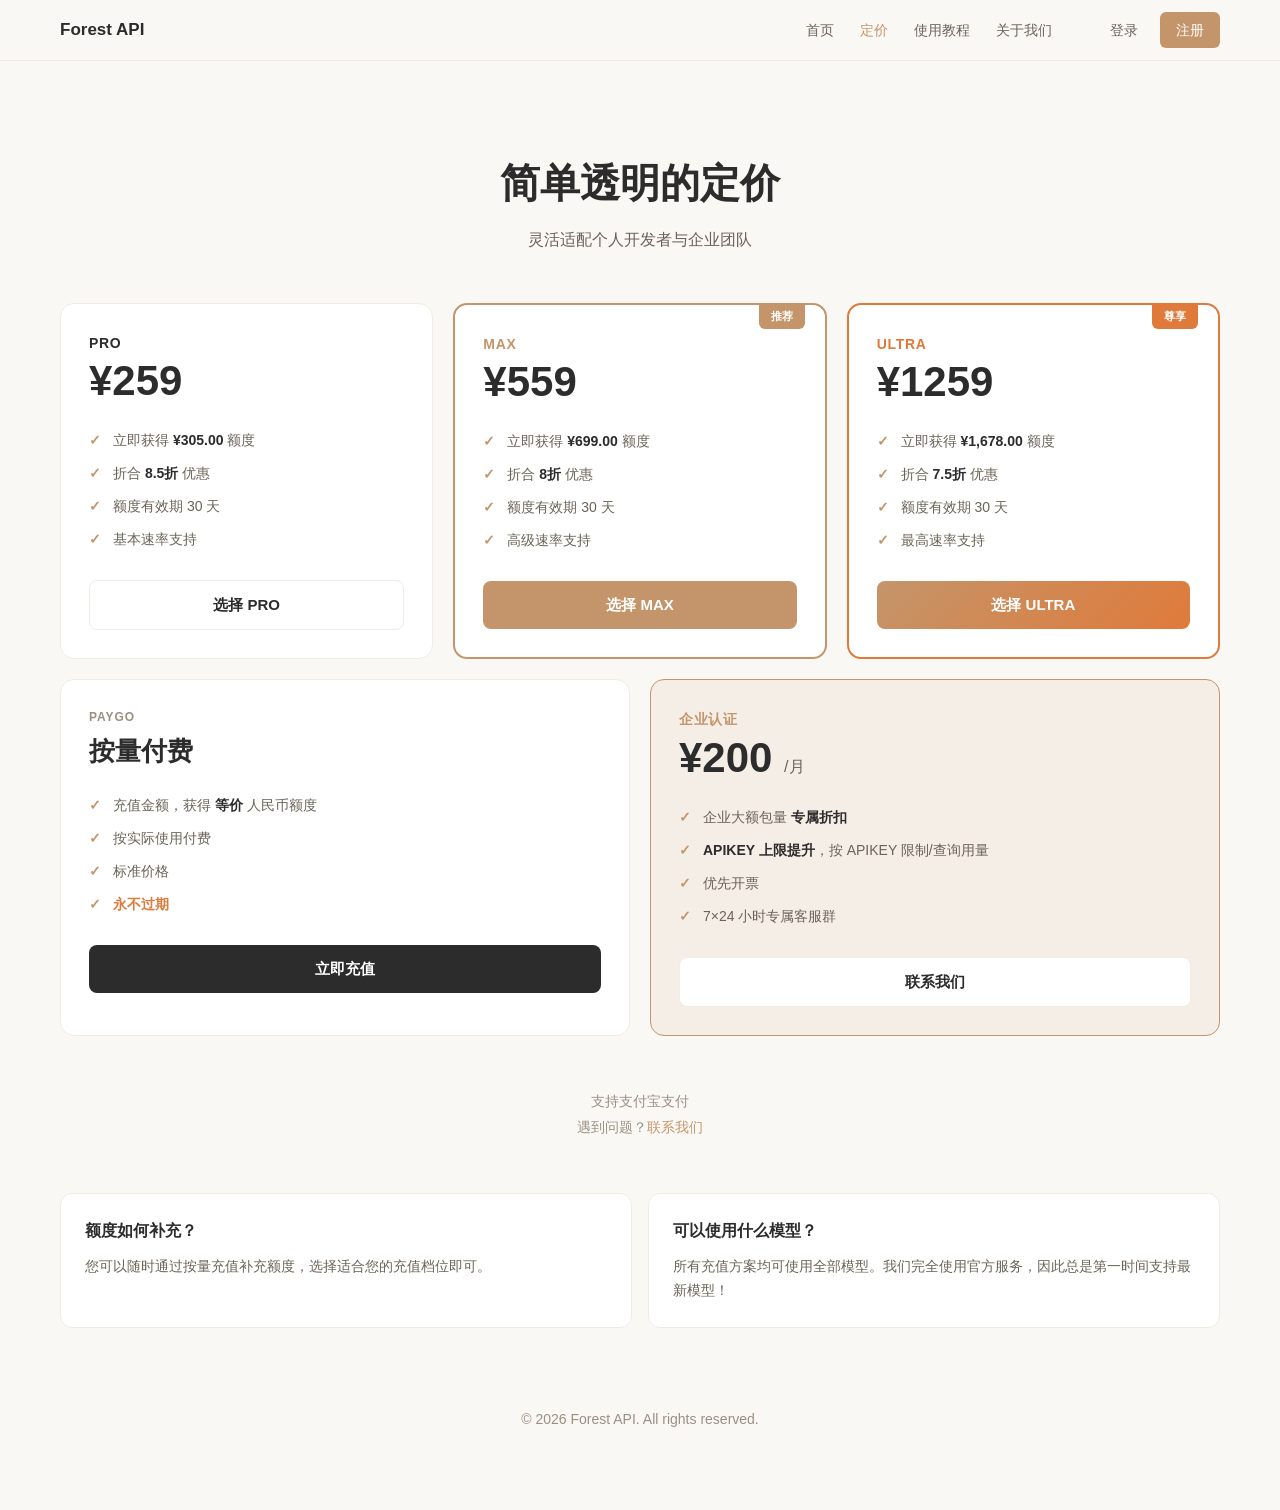
<file: custom-homepage/pricing.html>
<!DOCTYPE html>
<html lang="zh">
<head>
    <meta charset="UTF-8">
    <meta name="viewport" content="width=device-width, initial-scale=1.0">
    <title>定价 - Forest API</title>
    <meta name="description" content="Forest API 定价方案 - 按量付费，灵活适配个人开发者与企业团队">
    <link rel="stylesheet" href="style.css?v=2">
</head>
<body>
    <nav class="navbar">
        <div class="navbar-inner">
            <a href="/" class="navbar-brand">Forest API</a>
            <div class="navbar-links">
                <a href="/">首页</a>
                <a href="/pricing" class="active">定价</a>
                <a href="/docs">使用教程</a>
                <a href="/about">关于我们</a>
            </div>
            <div class="navbar-actions">
                <a href="/login" class="btn-nav-login">登录</a>
                <a href="/register" class="btn-nav-register">注册</a>
            </div>
        </div>
    </nav>

    <div class="container">
        <!-- Header -->
        <section class="pricing-header">
            <h1 class="pricing-title">简单透明的定价</h1>
            <p class="pricing-subtitle">灵活适配个人开发者与企业团队</p>
        </section>

        <!-- 按量充值 -->
        <div id="recharge">
        <section class="pricing-grid">
            <div class="pricing-card">
                <div class="plan-name">PRO</div>
                <div class="plan-price">¥259</div>
                <ul class="plan-features">
                    <li>立即获得 <strong>¥305.00</strong> 额度</li>
                    <li>折合 <strong>8.5折</strong> 优惠</li>
                    <li>额度有效期 30 天</li>
                    <li>基本速率支持</li>
                </ul>
                <a href="/register" class="plan-btn plan-btn-outline">选择 PRO</a>
            </div>

            <div class="pricing-card recommended">
                <span class="plan-badge">推荐</span>
                <div class="plan-name accent">MAX</div>
                <div class="plan-price">¥559</div>
                <ul class="plan-features">
                    <li>立即获得 <strong>¥699.00</strong> 额度</li>
                    <li>折合 <strong>8折</strong> 优惠</li>
                    <li>额度有效期 30 天</li>
                    <li>高级速率支持</li>
                </ul>
                <a href="/register" class="plan-btn plan-btn-filled">选择 MAX</a>
            </div>

            <div class="pricing-card featured">
                <span class="plan-badge plan-badge-dark">尊享</span>
                <div class="plan-name accent-dark">ULTRA</div>
                <div class="plan-price">¥1259</div>
                <ul class="plan-features">
                    <li>立即获得 <strong>¥1,678.00</strong> 额度</li>
                    <li>折合 <strong>7.5折</strong> 优惠</li>
                    <li>额度有效期 30 天</li>
                    <li>最高速率支持</li>
                </ul>
                <a href="/register" class="plan-btn plan-btn-gradient">选择 ULTRA</a>
            </div>
        </section>

        <!-- Pricing Cards Row 2: PayGo + Enterprise -->
        <section class="pricing-grid pricing-grid-2">
            <div class="pricing-card">
                <div class="plan-label">PAYGO</div>
                <div class="plan-name-lg">按量付费</div>
                <ul class="plan-features">
                    <li>充值金额，获得 <strong>等价</strong> 人民币额度</li>
                    <li>按实际使用付费</li>
                    <li>标准价格</li>
                    <li class="highlight">永不过期</li>
                </ul>
                <a href="/register" class="plan-btn plan-btn-dark">立即充值</a>
            </div>

            <div class="pricing-card enterprise">
                <div class="plan-name accent">企业认证</div>
                <div class="plan-price">¥200 <span class="plan-period">/月</span></div>
                <ul class="plan-features">
                    <li>企业大额包量 <strong>专属折扣</strong></li>
                    <li><strong>APIKEY 上限提升</strong>，按 APIKEY 限制/查询用量</li>
                    <li>优先开票</li>
                    <li>7×24 小时专属客服群</li>
                </ul>
                <a href="#" class="plan-btn plan-btn-outline">联系我们</a>
            </div>
        </section>

        <!-- Payment note -->
        <section class="pricing-note">
            <p>支持支付宝支付</p>
            <p>遇到问题？<a href="#">联系我们</a></p>
        </section>
        </div><!-- end #recharge -->

        <!-- FAQ -->
        <section class="faq-grid">
            <div class="faq-card">
                <h3 class="faq-question">额度如何补充？</h3>
                <p class="faq-answer">您可以随时通过按量充值补充额度，选择适合您的充值档位即可。</p>
            </div>
            <div class="faq-card">
                <h3 class="faq-question">可以使用什么模型？</h3>
                <p class="faq-answer">所有充值方案均可使用全部模型。我们完全使用官方服务，因此总是第一时间支持最新模型！</p>
            </div>
        </section>

        <!-- Footer -->
        <footer class="footer">
            <p>&copy; 2026 Forest API. All rights reserved.</p>
        </footer>
    </div>
</body>
</html>
</file>
<file: custom-homepage/style.css>
/* derouter.ai 风格配色 */
:root {
    --bg-primary: #faf8f5;
    --bg-card: #ffffff;
    --bg-code: #f0ece4;
    --accent: #c4956a;
    --accent-light: rgba(196, 149, 106, 0.1);
    --text-primary: #2c2c2c;
    --text-muted: #6b6358;
    --text-dim: #9a9080;
    --border: #f0ece4;
}

* {
    margin: 0;
    padding: 0;
    box-sizing: border-box;
}

body {
    font-family: -apple-system, BlinkMacSystemFont, 'Segoe UI', 'Helvetica Neue', Arial, sans-serif;
    background: var(--bg-primary);
    color: var(--text-primary);
    line-height: 1.6;
}

.container {
    max-width: 1200px;
    margin: 0 auto;
    padding: 40px 20px;
}

/* Navbar */
.navbar {
    position: sticky;
    top: 0;
    z-index: 100;
    background: rgba(250, 248, 245, 0.88);
    backdrop-filter: blur(12px);
    border-bottom: 1px solid var(--border);
}

.navbar-inner {
    max-width: 1200px;
    margin: 0 auto;
    padding: 0 20px;
    height: 60px;
    display: flex;
    align-items: center;
    gap: 24px;
}

.navbar-brand {
    font-size: 17px;
    font-weight: 700;
    color: var(--text-primary);
    text-decoration: none;
    flex-shrink: 0;
}

.navbar-links {
    display: flex;
    align-items: center;
    gap: 2px;
    flex: 1;
    justify-content: flex-end;
    margin-right: 8px;
}

.navbar-links a {
    color: var(--text-muted);
    text-decoration: none;
    font-size: 14px;
    font-weight: 500;
    padding: 6px 12px;
    border-radius: 6px;
    transition: all 0.2s;
}

.navbar-links a:hover {
    color: var(--text-primary);
    background: var(--accent-light);
}

.navbar-actions {
    display: flex;
    align-items: center;
    gap: 8px;
    flex-shrink: 0;
}

.btn-nav-login {
    padding: 7px 14px;
    border-radius: 6px;
    font-size: 14px;
    font-weight: 500;
    color: var(--text-muted);
    text-decoration: none;
    transition: color 0.2s;
}

.btn-nav-login:hover {
    color: var(--text-primary);
}

.btn-nav-register {
    padding: 7px 16px;
    border-radius: 6px;
    font-size: 14px;
    font-weight: 500;
    background: var(--accent);
    color: #fff;
    text-decoration: none;
    transition: opacity 0.2s;
}

.btn-nav-register:hover {
    opacity: 0.88;
}

@media (max-width: 640px) {
    .navbar-links {
        display: none;
    }
}

/* Hero Section */
.hero {
    text-align: center;
    padding: 60px 20px;
}

.badge {
    display: inline-flex;
    align-items: center;
    gap: 8px;
    padding: 8px 16px;
    border-radius: 100px;
    border: 1px solid var(--border);
    background: var(--accent-light);
    font-size: 13px;
    color: var(--accent);
    font-weight: 500;
    margin-bottom: 24px;
}

.badge-dot {
    width: 6px;
    height: 6px;
    border-radius: 50%;
    background: var(--accent);
}

.hero-title {
    font-size: 52px;
    font-weight: 800;
    line-height: 1.1;
    letter-spacing: -0.03em;
    margin-bottom: 16px;
    color: var(--text-primary);
}

.hero-subtitle {
    font-size: 18px;
    color: var(--text-muted);
    max-width: 600px;
    margin: 0 auto 32px;
    line-height: 1.6;
}

.hero-buttons {
    display: flex;
    gap: 12px;
    justify-content: center;
    flex-wrap: wrap;
}

.btn {
    display: inline-block;
    padding: 12px 28px;
    border-radius: 8px;
    font-size: 15px;
    font-weight: 500;
    text-decoration: none;
    transition: all 0.3s;
}

.btn-primary {
    background: var(--accent);
    color: #fff;
    border: none;
}

.btn-primary:hover {
    opacity: 0.9;
    transform: translateY(-1px);
}

.btn-secondary {
    background: var(--bg-code);
    color: var(--text-primary);
    border: 1px solid var(--border);
}

.btn-secondary:hover {
    background: var(--bg-card);
}

/* Features Grid */
.features {
    display: grid;
    grid-template-columns: repeat(auto-fit, minmax(280px, 1fr));
    gap: 20px;
    margin: 40px 0;
}

.feature-card {
    background: var(--bg-card);
    border: 1px solid var(--border);
    border-radius: 12px;
    padding: 24px;
    transition: all 0.3s;
}

.feature-card:hover {
    box-shadow: 0 4px 12px rgba(196, 149, 106, 0.1);
}

.feature-label {
    font-size: 11px;
    font-weight: 600;
    text-transform: uppercase;
    letter-spacing: 0.08em;
    color: var(--accent);
    margin-bottom: 12px;
}

.feature-title {
    font-size: 20px;
    font-weight: 700;
    color: var(--text-primary);
    margin-bottom: 12px;
}

.feature-desc {
    font-size: 14px;
    color: var(--text-muted);
    line-height: 1.5;
}

/* Terminal */
.terminal {
    background: var(--bg-code);
    border: 1px solid var(--border);
    border-radius: 10px;
    margin-top: 16px;
    overflow: hidden;
}

.terminal-header {
    display: flex;
    gap: 6px;
    padding: 10px 14px;
    border-bottom: 1px solid var(--border);
}

.terminal-dot {
    width: 8px;
    height: 8px;
    border-radius: 50%;
}

.terminal-dot.red { background: #ef4444; }
.terminal-dot.yellow { background: #eab308; }
.terminal-dot.green { background: #22c55e; }

.terminal-body {
    padding: 14px;
    font-family: 'Courier New', monospace;
    font-size: 12px;
    line-height: 1.8;
    color: var(--text-dim);
}

.prompt { color: var(--accent); }
.cmd { color: var(--text-dim); }
.url { color: var(--accent); }
.string { color: var(--accent); }
.json { color: var(--text-muted); }
.success { color: #22c55e; margin-top: 8px; }

/* Metric */
.metric {
    display: flex;
    align-items: baseline;
    gap: 8px;
    margin: 16px 0;
}

.metric-value {
    font-family: 'Courier New', monospace;
    font-size: 56px;
    font-weight: 800;
    color: var(--accent);
    line-height: 1;
}

.metric-unit {
    font-size: 20px;
    color: var(--text-dim);
    font-weight: 500;
}

/* Code Example */
.code-example {
    font-family: 'Courier New', monospace;
    font-size: 13px;
    margin-top: 16px;
}

.code-line {
    padding: 4px 0;
}

.code-line.old {
    color: #ef4444;
    text-decoration: line-through;
    opacity: 0.5;
}

.code-line.new {
    color: #22c55e;
}

/* Price */
.price {
    display: flex;
    align-items: center;
    gap: 12px;
    margin: 16px 0;
}

.price-value {
    font-family: 'Courier New', monospace;
    font-size: 36px;
    font-weight: 800;
    color: var(--accent);
}

.price-desc {
    font-size: 13px;
    color: var(--text-muted);
    line-height: 1.5;
}

.feature-link {
    display: inline-flex;
    align-items: center;
    gap: 4px;
    margin-top: 12px;
    color: var(--accent);
    font-size: 13px;
    font-weight: 500;
    text-decoration: none;
}

.feature-link:hover {
    opacity: 0.8;
}

/* Providers */
.providers {
    background: var(--bg-card);
    border: 1px solid var(--border);
    border-radius: 12px;
    padding: 32px;
    margin: 40px 0;
}

.provider-list {
    display: flex;
    flex-wrap: wrap;
    gap: 8px;
    margin-top: 16px;
}

.provider-tag {
    display: inline-flex;
    align-items: center;
    padding: 8px 14px;
    border-radius: 8px;
    background: var(--accent-light);
    border: 1px solid var(--border);
    font-size: 12px;
    color: var(--text-muted);
    font-weight: 500;
}

.provider-tag.more {
    color: var(--accent);
}

/* Active nav link */
.navbar-links a.active {
    color: var(--accent);
}

/* Pricing nav buttons */
.pricing-nav {
    display: flex;
    gap: 12px;
    justify-content: center;
    margin-top: 24px;
}

.pricing-nav-btn {
    padding: 10px 28px;
    border-radius: 8px;
    font-size: 15px;
    font-weight: 600;
    text-decoration: none;
    border: 1px solid var(--border);
    color: var(--text-muted);
    background: var(--bg-card);
    transition: all 0.2s;
}

.pricing-nav-btn:hover,
.pricing-nav-btn.active {
    background: var(--accent);
    color: #fff;
    border-color: var(--accent);
}

/* ===== Pricing Page ===== */
.pricing-header {
    text-align: center;
    padding: 50px 20px 30px;
}

.pricing-title {
    font-size: 40px;
    font-weight: 800;
    color: var(--text-primary);
    margin-bottom: 12px;
}

.pricing-subtitle {
    font-size: 16px;
    color: var(--text-muted);
}

/* Pricing grid */
.pricing-grid {
    display: grid;
    grid-template-columns: repeat(3, 1fr);
    gap: 20px;
    margin: 20px 0;
}

.pricing-grid-2 {
    grid-template-columns: repeat(2, 1fr);
}

.pricing-card {
    background: var(--bg-card);
    border: 1px solid var(--border);
    border-radius: 14px;
    padding: 28px;
    position: relative;
    transition: box-shadow 0.3s;
}

.pricing-card:hover {
    box-shadow: 0 6px 20px rgba(196, 149, 106, 0.1);
}

.pricing-card.recommended {
    border: 2px solid var(--accent);
}

.pricing-card.featured {
    border: 2px solid #e07a3a;
}

.pricing-card.enterprise {
    border: 1px solid var(--accent);
    background: var(--accent-light);
}

/* Badge */
.plan-badge {
    position: absolute;
    top: -1px;
    right: 20px;
    background: var(--accent);
    color: #fff;
    font-size: 11px;
    font-weight: 600;
    padding: 4px 12px;
    border-radius: 0 0 6px 6px;
}

.plan-badge-dark {
    background: #e07a3a;
}

/* Plan name & price */
.plan-name {
    font-size: 14px;
    font-weight: 700;
    color: var(--text-primary);
    letter-spacing: 0.05em;
    margin-bottom: 4px;
}

.plan-name.accent {
    color: var(--accent);
}

.plan-name.accent-dark {
    color: #e07a3a;
}

.plan-name-lg {
    font-size: 26px;
    font-weight: 800;
    color: var(--text-primary);
    margin-bottom: 16px;
}

.plan-label {
    font-size: 12px;
    font-weight: 600;
    text-transform: uppercase;
    letter-spacing: 0.08em;
    color: var(--text-dim);
    margin-bottom: 4px;
}

.plan-price {
    font-size: 42px;
    font-weight: 800;
    color: var(--text-primary);
    margin-bottom: 20px;
    line-height: 1.1;
}

.plan-period {
    font-size: 16px;
    font-weight: 500;
    color: var(--text-muted);
}

/* Features list */
.plan-features {
    list-style: none;
    padding: 0;
    margin: 0 0 24px;
}

.plan-features li {
    font-size: 14px;
    color: var(--text-muted);
    padding: 6px 0;
    padding-left: 24px;
    position: relative;
    line-height: 1.5;
}

.plan-features li::before {
    content: "✓";
    position: absolute;
    left: 0;
    color: var(--accent);
    font-weight: 700;
}

.plan-features li strong {
    color: var(--text-primary);
}

.plan-features li.highlight {
    color: #e07a3a;
    font-weight: 600;
}

/* Buttons */
.plan-btn {
    display: block;
    width: 100%;
    text-align: center;
    padding: 12px 0;
    border-radius: 8px;
    font-size: 15px;
    font-weight: 600;
    text-decoration: none;
    transition: all 0.2s;
    cursor: pointer;
}

.plan-btn-outline {
    border: 1px solid var(--border);
    color: var(--text-primary);
    background: var(--bg-card);
}

.plan-btn-outline:hover {
    border-color: var(--accent);
    color: var(--accent);
}

.plan-btn-filled {
    background: var(--accent);
    color: #fff;
    border: none;
}

.plan-btn-filled:hover {
    opacity: 0.9;
    transform: translateY(-1px);
}

.plan-btn-gradient {
    background: linear-gradient(135deg, var(--accent), #e07a3a);
    color: #fff;
    border: none;
}

.plan-btn-gradient:hover {
    opacity: 0.9;
    transform: translateY(-1px);
}

.plan-btn-dark {
    background: var(--text-primary);
    color: #fff;
    border: none;
}

.plan-btn-dark:hover {
    opacity: 0.85;
}

/* Pricing note */
.pricing-note {
    text-align: center;
    padding: 30px 0;
    color: var(--text-dim);
    font-size: 14px;
}

.pricing-note p {
    margin: 4px 0;
}

.pricing-note a {
    color: var(--accent);
    text-decoration: none;
}

.pricing-note a:hover {
    text-decoration: underline;
}

/* FAQ */
.faq-grid {
    display: grid;
    grid-template-columns: repeat(2, 1fr);
    gap: 16px;
    margin: 20px 0 40px;
}

.faq-card {
    background: var(--bg-card);
    border: 1px solid var(--border);
    border-radius: 12px;
    padding: 24px;
}

.faq-question {
    font-size: 16px;
    font-weight: 700;
    color: var(--text-primary);
    margin-bottom: 12px;
}

.faq-answer {
    font-size: 14px;
    color: var(--text-muted);
    line-height: 1.7;
}

/* Pricing responsive */
@media (max-width: 768px) {
    .pricing-title {
        font-size: 28px;
    }

    .pricing-grid {
        grid-template-columns: 1fr;
    }

    .pricing-grid-2 {
        grid-template-columns: 1fr;
    }

    .faq-grid {
        grid-template-columns: 1fr;
    }
}

/* Doc Article Page */
.doc-layout {
    display: flex;
    max-width: 1200px;
    margin: 0 auto;
    padding: 0 20px;
    min-height: calc(100vh - 60px);
}

.doc-main {
    flex: 1;
    padding: 32px 48px 80px;
    min-width: 0;
    max-width: 760px;
}

.doc-toc {
    width: 200px;
    flex-shrink: 0;
    padding: 32px 0 32px 24px;
    position: sticky;
    top: 80px;
    align-self: flex-start;
}

.doc-toc-title {
    font-size: 11px;
    font-weight: 700;
    text-transform: uppercase;
    letter-spacing: 0.08em;
    color: var(--text-dim);
    margin-bottom: 10px;
}

.doc-toc-link {
    display: block;
    font-size: 13px;
    color: var(--text-muted);
    text-decoration: none;
    padding: 4px 0;
    border-left: 2px solid transparent;
    padding-left: 10px;
    transition: all 0.15s;
    line-height: 1.4;
}

.doc-toc-link:hover {
    color: var(--accent);
    border-left-color: var(--accent);
}

.doc-breadcrumb {
    font-size: 13px;
    color: var(--text-dim);
    margin-bottom: 24px;
    display: flex;
    align-items: center;
    gap: 6px;
}

.doc-breadcrumb a {
    color: var(--text-dim);
    text-decoration: none;
}

.doc-breadcrumb a:hover { color: var(--accent); }

.doc-title {
    font-size: 32px;
    font-weight: 800;
    color: var(--text-primary);
    margin-bottom: 12px;
    line-height: 1.2;
}

.doc-lead {
    font-size: 16px;
    color: var(--text-muted);
    line-height: 1.7;
    margin-bottom: 8px;
}

.doc-note {
    font-size: 14px;
    color: var(--text-muted);
    background: var(--accent-light);
    border-left: 3px solid var(--accent);
    border-radius: 0 6px 6px 0;
    padding: 12px 16px;
    margin: 16px 0 32px;
    line-height: 1.6;
}

.doc-h2 {
    font-size: 22px;
    font-weight: 700;
    color: var(--text-primary);
    margin: 40px 0 16px;
    padding-top: 8px;
    border-top: 1px solid var(--border);
}

.doc-h3 {
    font-size: 16px;
    font-weight: 700;
    color: var(--text-primary);
    margin: 24px 0 10px;
}

.doc-p {
    font-size: 14px;
    color: var(--text-muted);
    line-height: 1.8;
    margin-bottom: 12px;
}

.doc-p a {
    color: var(--accent);
    text-decoration: none;
}

.doc-p a:hover { text-decoration: underline; }

.doc-code {
    background: var(--bg-code);
    border: 1px solid var(--border);
    border-radius: 8px;
    padding: 16px;
    margin: 12px 0 20px;
    font-family: 'Courier New', monospace;
    font-size: 13px;
    color: var(--text-primary);
    line-height: 1.7;
    overflow-x: auto;
    white-space: pre;
}

.doc-next {
    margin-top: 48px;
    padding-top: 24px;
    border-top: 1px solid var(--border);
}

.doc-next-title {
    font-size: 13px;
    font-weight: 600;
    text-transform: uppercase;
    letter-spacing: 0.06em;
    color: var(--text-dim);
    margin-bottom: 12px;
}

.doc-next-links {
    display: flex;
    flex-direction: column;
    gap: 8px;
}

.doc-next-link {
    display: inline-flex;
    align-items: center;
    gap: 6px;
    font-size: 14px;
    color: var(--accent);
    text-decoration: none;
    font-weight: 500;
}

.doc-next-link:hover { text-decoration: underline; }

@media (max-width: 900px) {
    .doc-toc { display: none; }
    .doc-main { padding: 24px 0 60px; }
}

/* Docs Page */
.docs-layout {
    display: flex;
    min-height: calc(100vh - 60px);
    max-width: 1200px;
    margin: 0 auto;
    padding: 0 20px;
}

.docs-sidebar {
    width: 240px;
    flex-shrink: 0;
    padding: 32px 0;
    border-right: 1px solid var(--border);
}

.docs-nav-home {
    display: block;
    font-size: 14px;
    font-weight: 600;
    color: var(--text-primary);
    text-decoration: none;
    padding: 6px 0;
    margin-bottom: 16px;
}

.docs-nav-group {
    margin-bottom: 20px;
}

.docs-nav-group-title {
    font-size: 11px;
    font-weight: 700;
    text-transform: uppercase;
    letter-spacing: 0.08em;
    color: var(--text-dim);
    margin-bottom: 6px;
}

.docs-nav-link {
    display: block;
    font-size: 13px;
    color: var(--text-muted);
    text-decoration: none;
    padding: 5px 0 5px 12px;
    border-left: 2px solid transparent;
    transition: all 0.15s;
    line-height: 1.4;
}

.docs-nav-link:hover {
    color: var(--accent);
    border-left-color: var(--accent);
}

.docs-main {
    flex: 1;
    padding: 32px 0 60px 48px;
    min-width: 0;
}

.docs-hero {
    margin-bottom: 40px;
}

.docs-hero-title {
    font-size: 32px;
    font-weight: 800;
    color: var(--text-primary);
    margin-bottom: 10px;
}

.docs-hero-sub {
    font-size: 15px;
    color: var(--text-muted);
    line-height: 1.7;
}

.docs-section {
    margin-bottom: 48px;
}

.docs-section-title {
    font-size: 20px;
    font-weight: 700;
    color: var(--text-primary);
    margin-bottom: 16px;
    padding-bottom: 8px;
    border-bottom: 1px solid var(--border);
}

.docs-grid {
    display: grid;
    grid-template-columns: repeat(2, 1fr);
    gap: 14px;
}

.docs-grid-1 {
    grid-template-columns: 1fr;
}

.docs-card {
    display: block;
    background: var(--bg-card);
    border: 1px solid var(--border);
    border-radius: 10px;
    padding: 20px;
    text-decoration: none;
    transition: all 0.2s;
}

.docs-card:hover {
    border-color: var(--accent);
    box-shadow: 0 2px 8px rgba(196, 149, 106, 0.1);
}

.docs-card-title {
    font-size: 14px;
    font-weight: 700;
    color: var(--text-primary);
    margin-bottom: 8px;
    line-height: 1.4;
}

.docs-card-desc {
    font-size: 13px;
    color: var(--text-muted);
    line-height: 1.6;
    margin-bottom: 12px;
}

.docs-card-link {
    font-size: 13px;
    color: var(--accent);
    font-weight: 500;
}

@media (max-width: 768px) {
    .docs-sidebar { display: none; }
    .docs-main { padding-left: 0; }
    .docs-grid { grid-template-columns: 1fr; }
}

/* About Page */
.about-hero {
    text-align: center;
    padding: 60px 20px 40px;
}

.about-hero-title {
    font-size: 42px;
    font-weight: 800;
    line-height: 1.2;
    letter-spacing: -0.02em;
    color: var(--text-primary);
    margin-bottom: 16px;
}

.about-hero-sub {
    font-size: 16px;
    color: var(--text-muted);
    line-height: 1.7;
    margin-bottom: 28px;
}

.about-hero-btns {
    display: flex;
    gap: 12px;
    justify-content: center;
}

.about-who,
.about-promise {
    margin: 48px 0;
}

.about-section-title {
    font-size: 26px;
    font-weight: 800;
    color: var(--text-primary);
    margin-bottom: 16px;
}

.about-text {
    font-size: 15px;
    color: var(--text-muted);
    line-height: 1.8;
    margin-bottom: 12px;
    max-width: 800px;
}

.about-grid {
    display: grid;
    grid-template-columns: repeat(2, 1fr);
    gap: 16px;
    margin-top: 24px;
}

.about-card {
    background: var(--bg-card);
    border: 1px solid var(--border);
    border-radius: 12px;
    padding: 24px;
    transition: box-shadow 0.3s;
}

.about-card:hover {
    box-shadow: 0 4px 12px rgba(196, 149, 106, 0.1);
}

.about-card-icon {
    font-size: 18px;
    color: var(--accent);
    margin-bottom: 10px;
}

.about-card-title {
    font-size: 16px;
    font-weight: 700;
    color: var(--text-primary);
    margin-bottom: 10px;
}

.about-card-text {
    font-size: 14px;
    color: var(--text-muted);
    line-height: 1.7;
}

@media (max-width: 640px) {
    .about-hero-title { font-size: 28px; }
    .about-grid { grid-template-columns: 1fr; }
}

/* Footer */
.footer {
    text-align: center;
    padding: 40px 20px;
    color: var(--text-dim);
    font-size: 14px;
}

/* Responsive */
@media (max-width: 768px) {
    .hero-title {
        font-size: 36px;
    }

    .hero-subtitle {
        font-size: 15px;
    }

    .features {
        grid-template-columns: 1fr;
    }

    .metric-value {
        font-size: 42px;
    }
}
</file>
